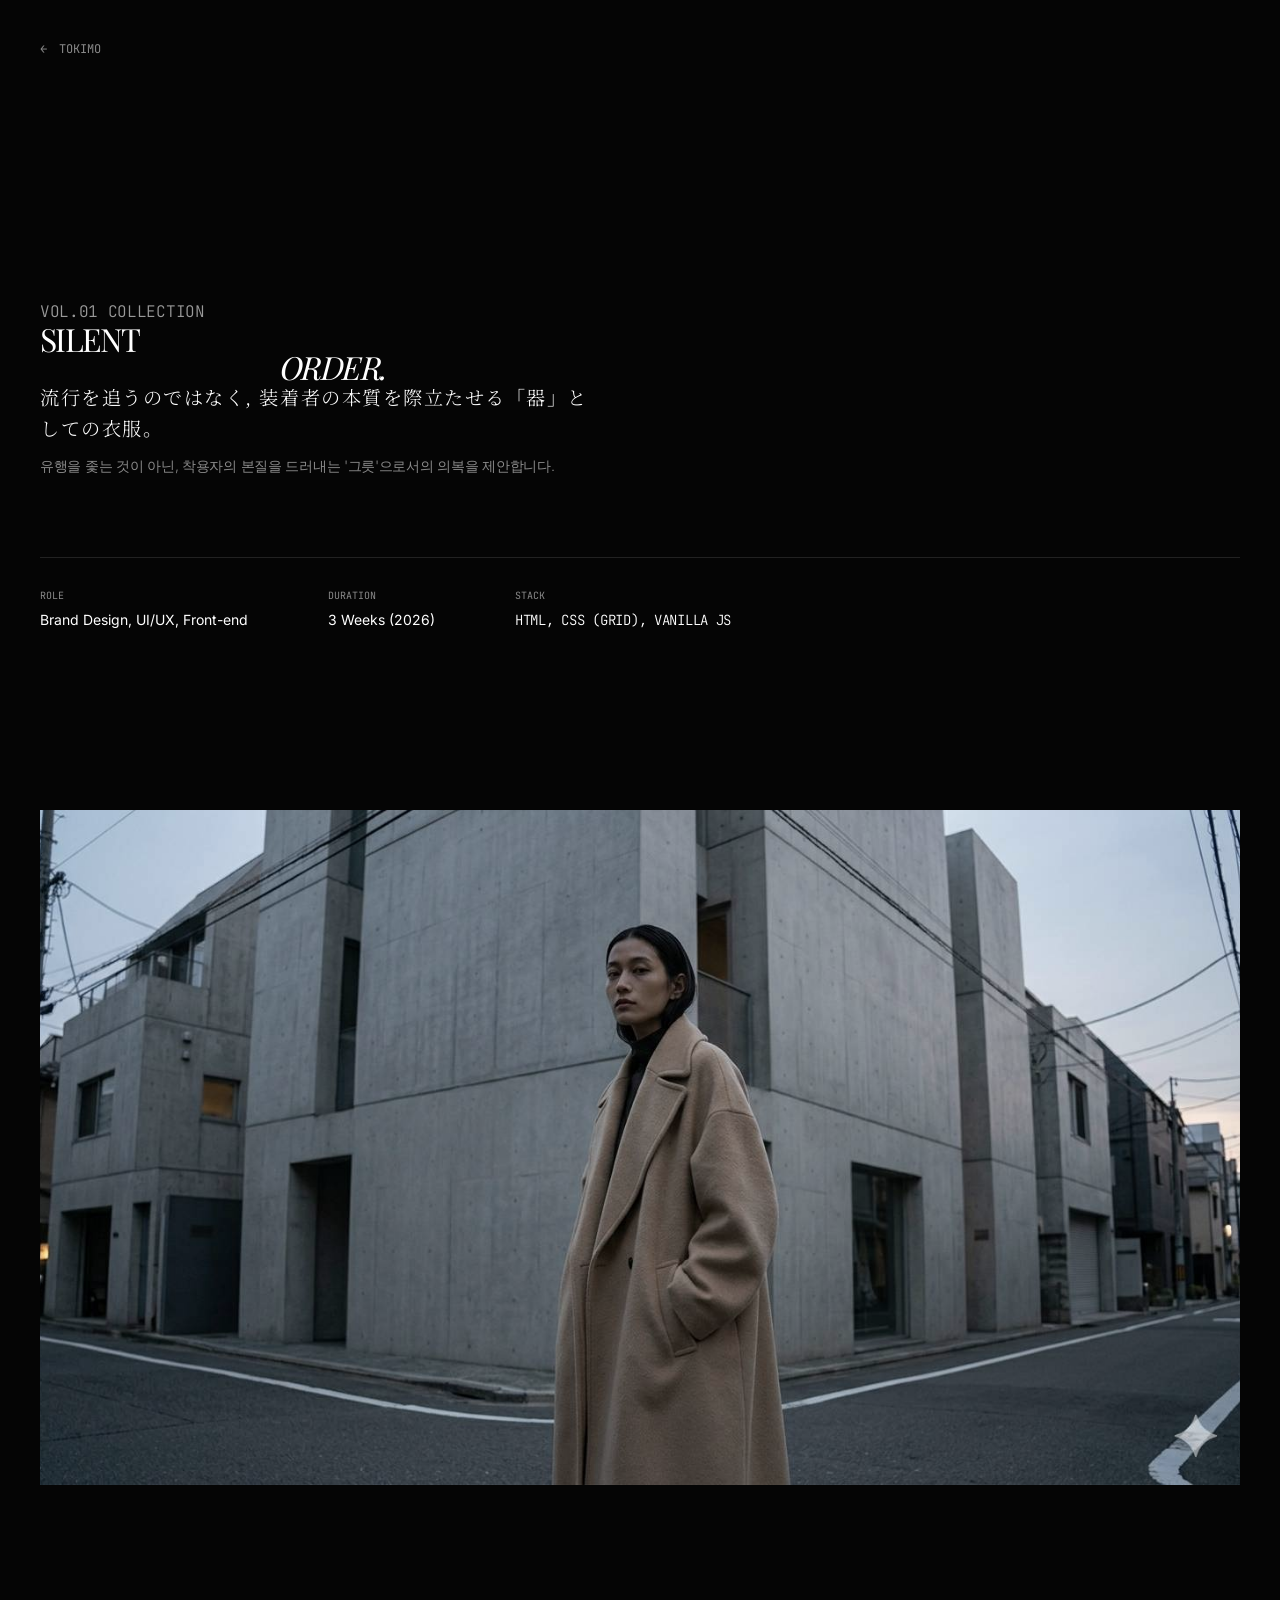
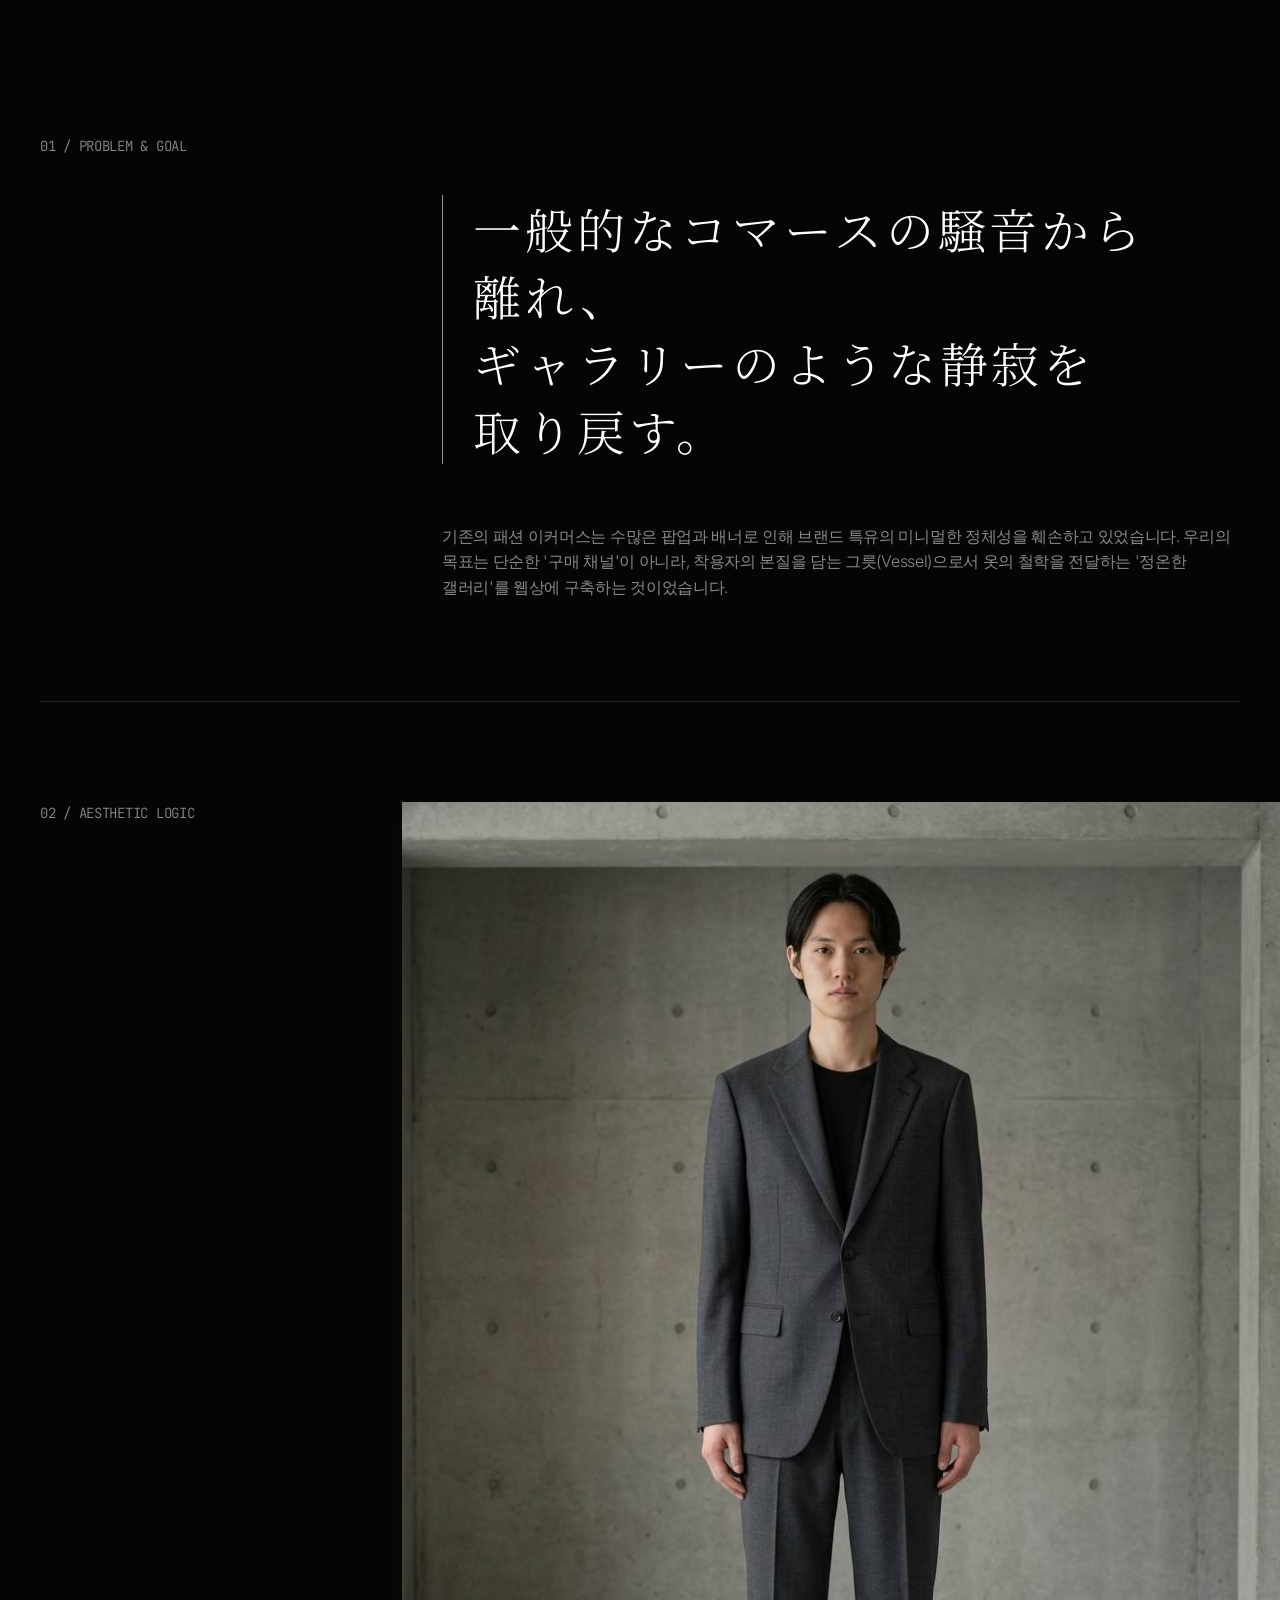
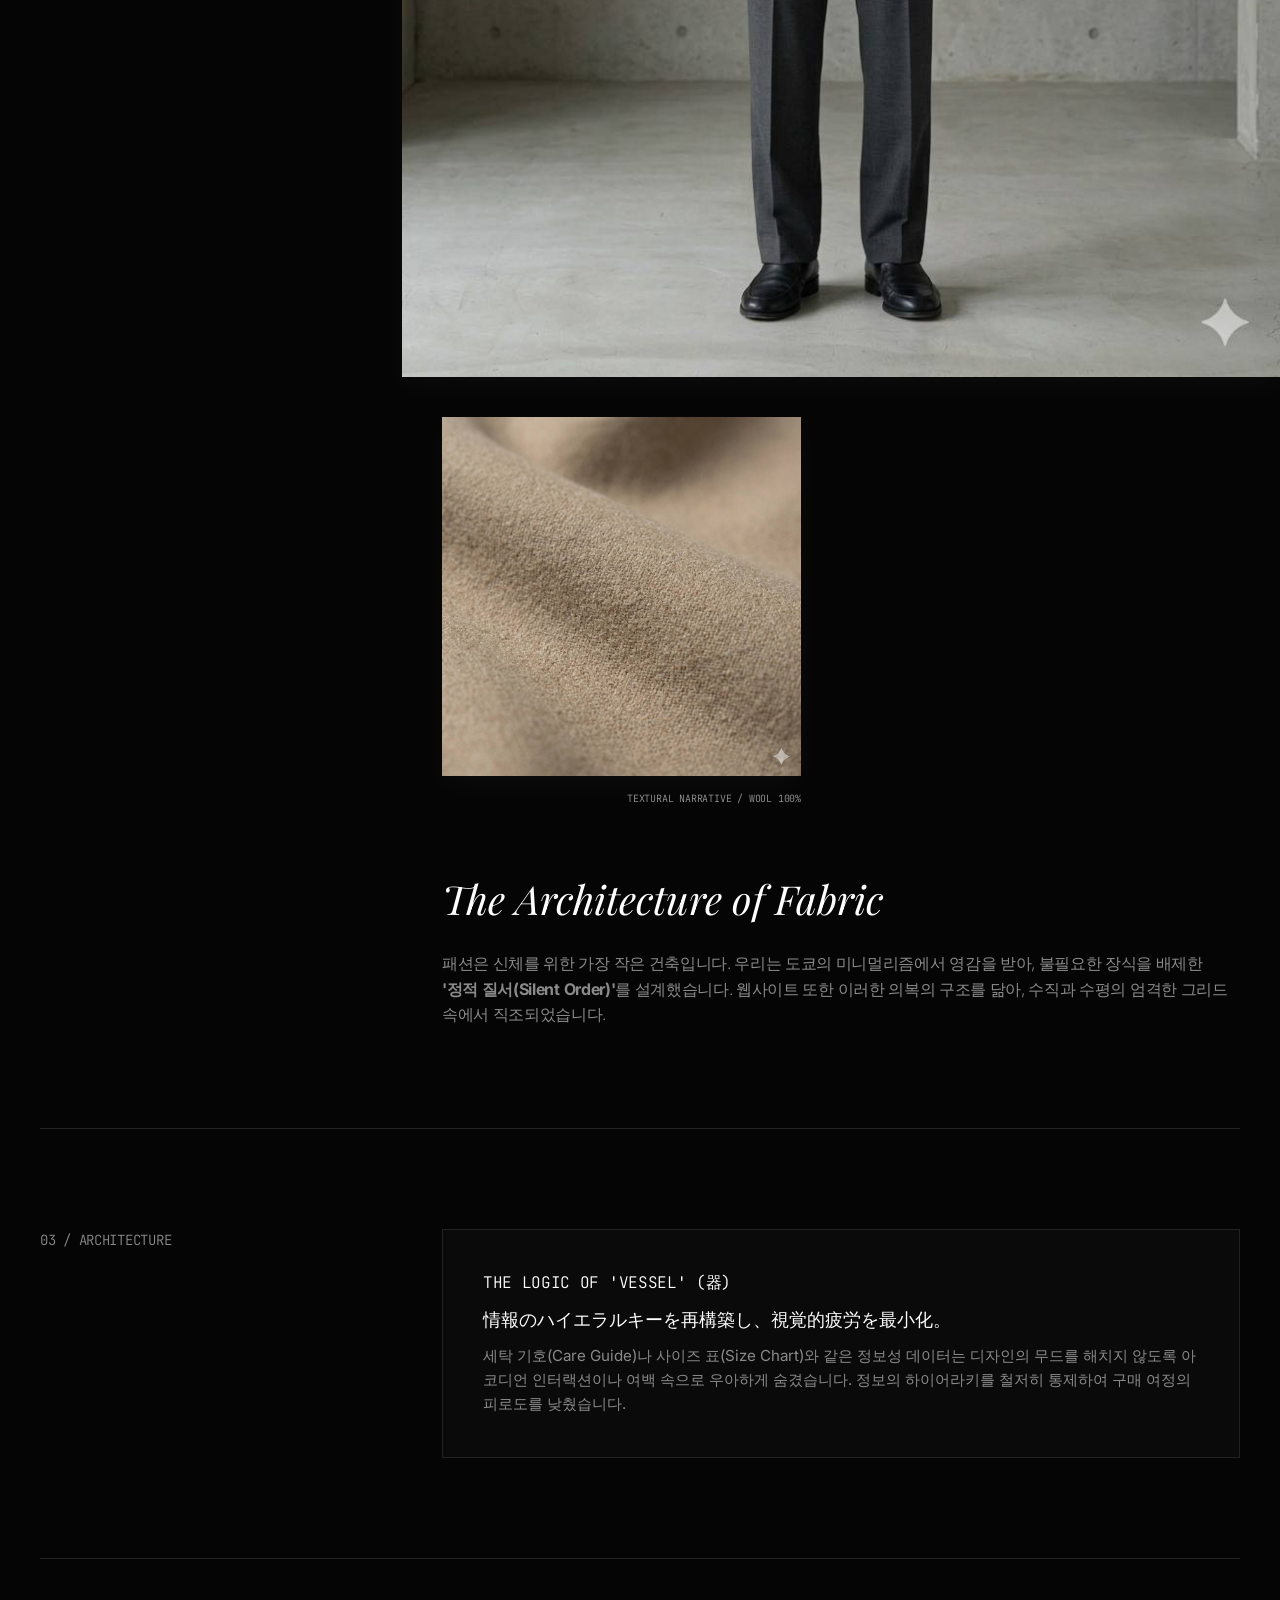
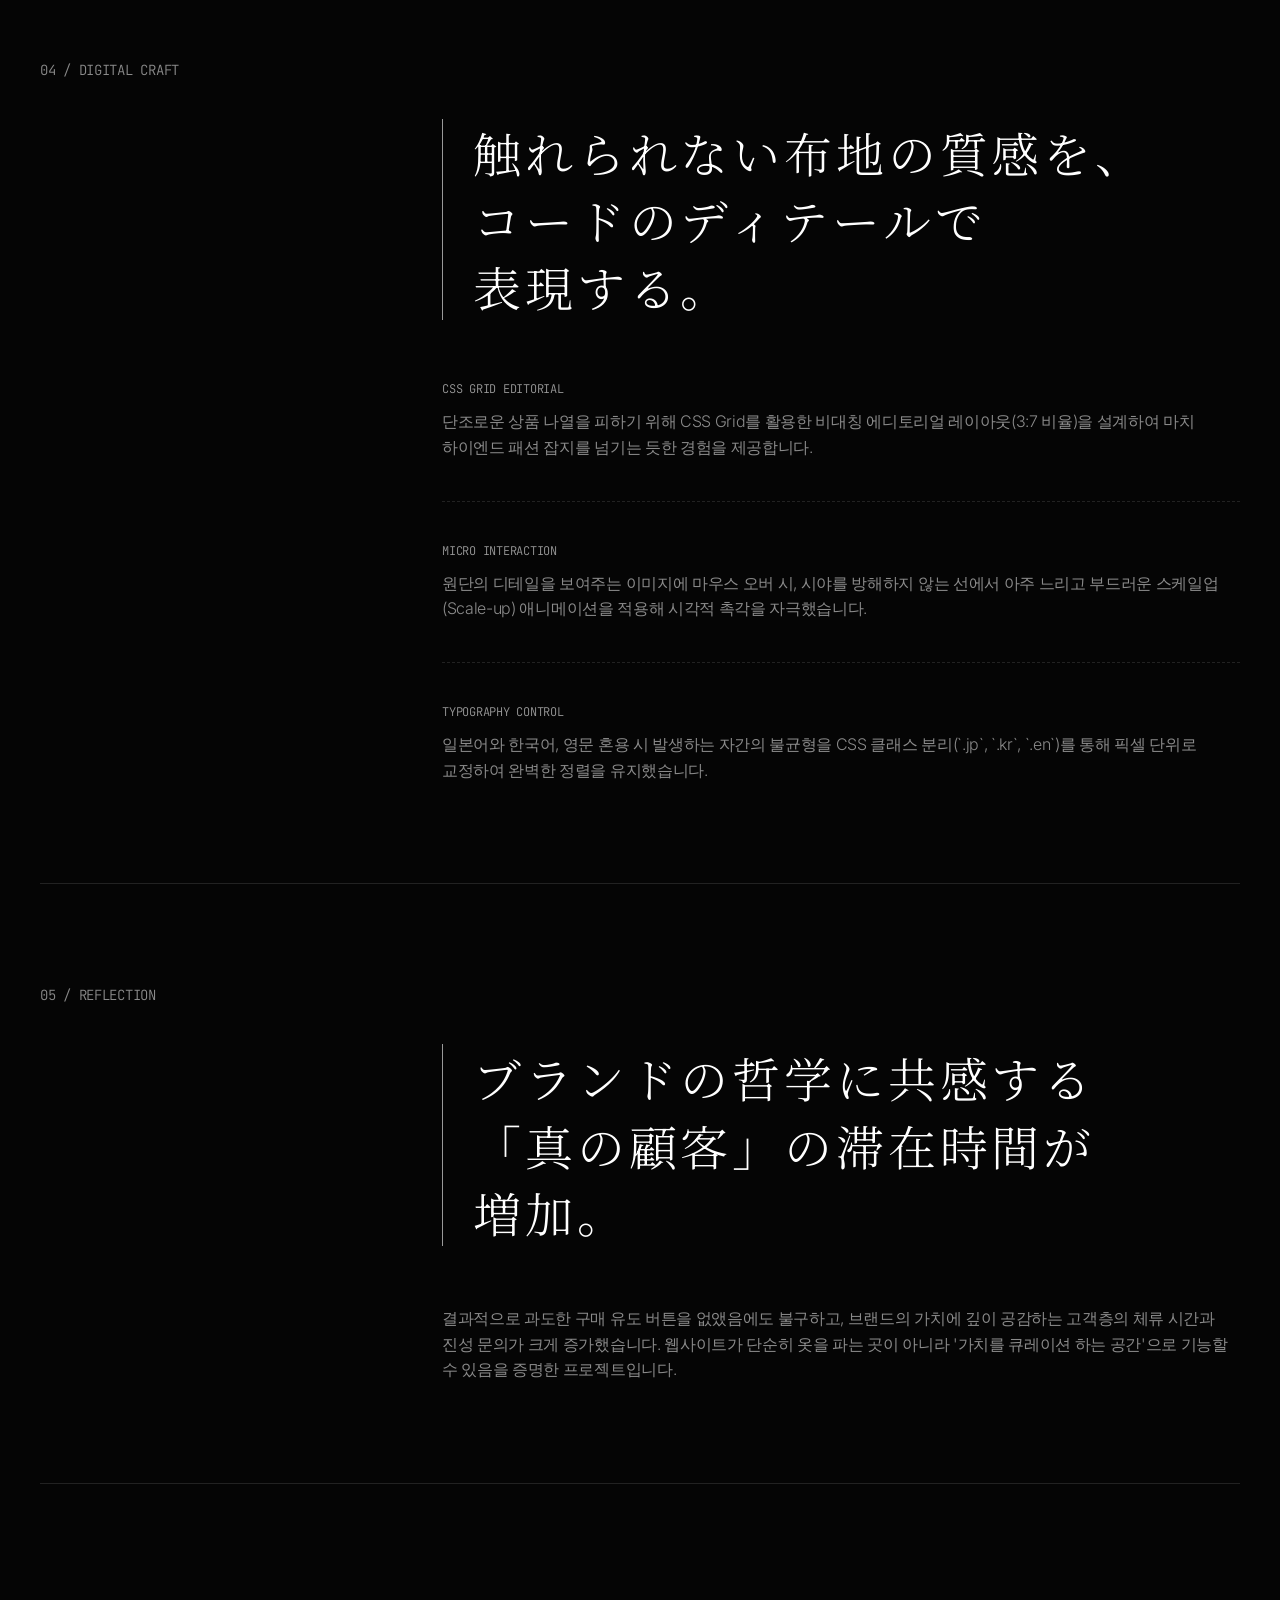
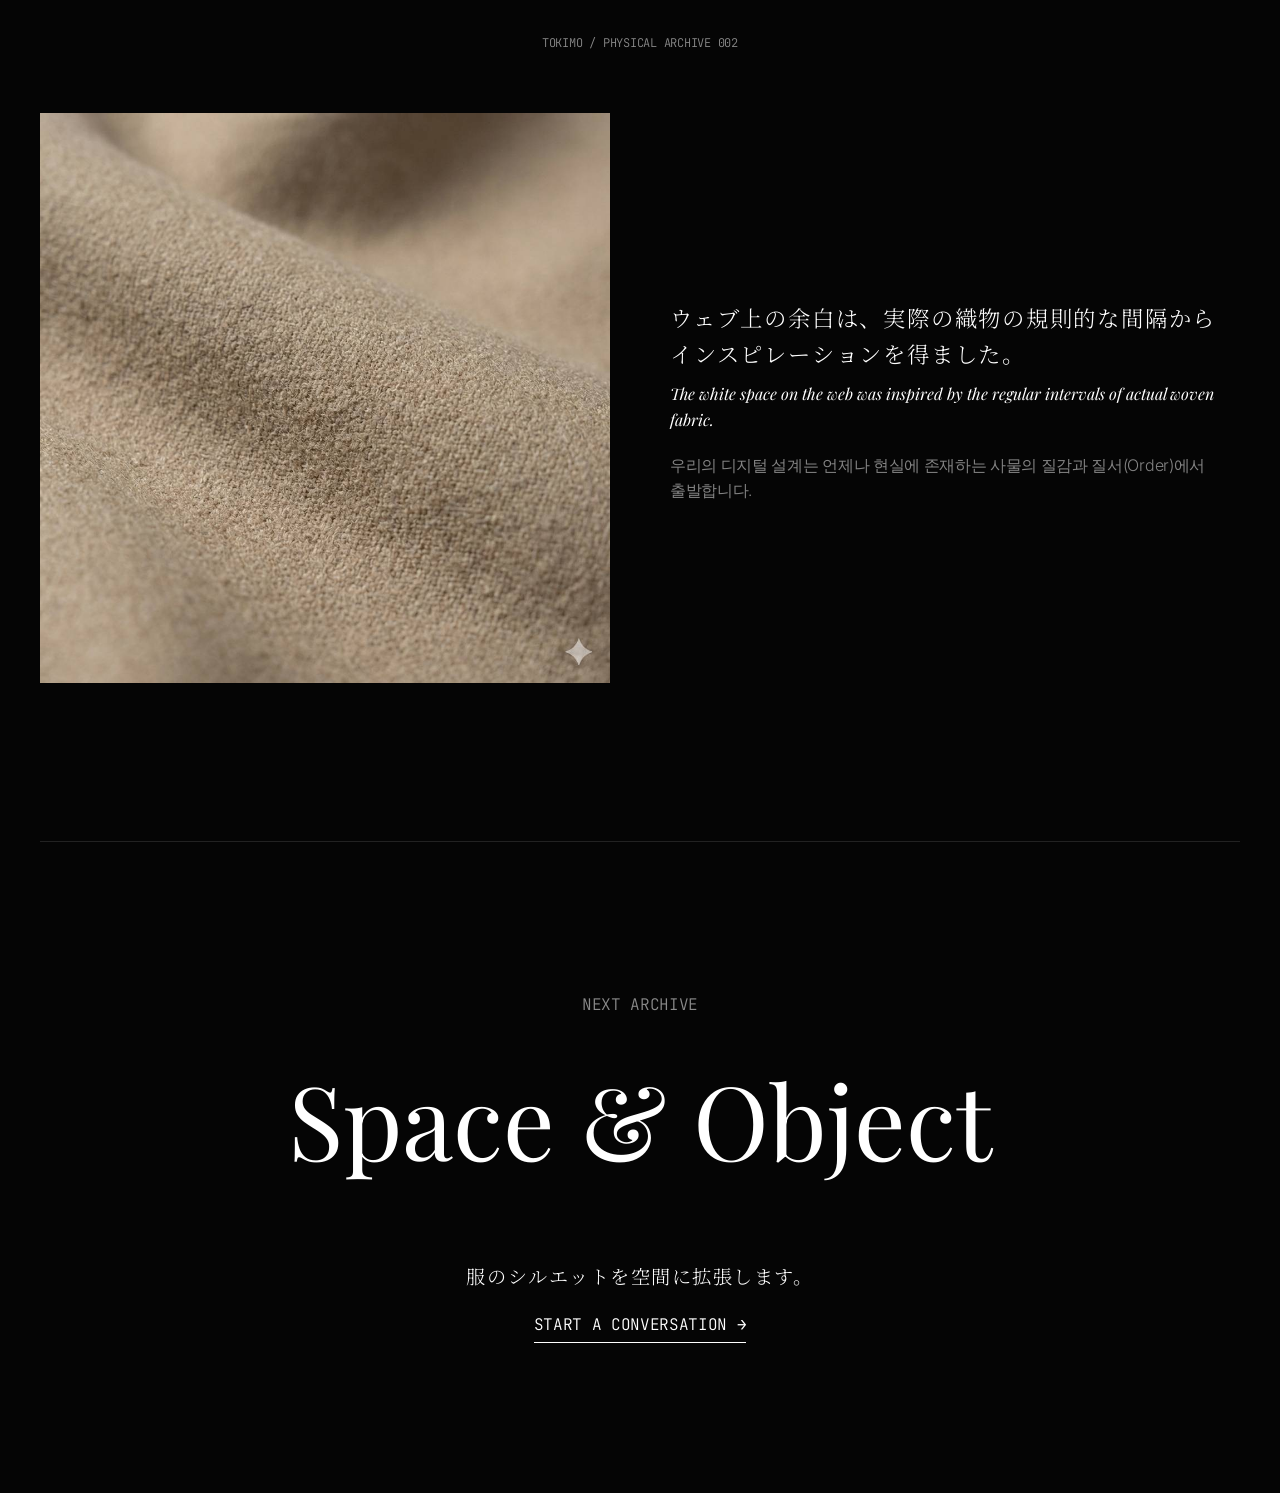
<file: work-detail-fashion.html>
<!DOCTYPE html>
<html lang="ko">
<head>
  <meta charset="UTF-8">
  <meta name="viewport" content="width=device-width, initial-scale=1.0">
  <title>Silent Order Curation | TOKIMO ARCHIVE</title>
  
  <link rel="preconnect" href="https://fonts.googleapis.com">
  <link rel="preconnect" href="https://fonts.gstatic.com" crossorigin>
  <link href="https://fonts.googleapis.com/css2?family=Inter:wght@300;400;500&family=JetBrains+Mono:wght@300;400&family=Noto+Serif+JP:wght@300;400;700&family=Playfair+Display:ital,wght@0,400;0,600;1,400&display=swap" rel="stylesheet">
  
  <link rel="stylesheet" href="css/work-fashion.css">
</head>
<body>

  <a href="index.html" class="back-btn">
    <span class="arrow">←</span> TOKIMO
  </a>

  <main class="case-study">
    
    <header class="cs-intro reveal">
      <div class="intro-inner">
        <span class="mono label" style="color: var(--accent-color);">Vol.01 Collection</span>
        <h1 class="project-title">
          <span class="en">Silent</span><br>
          <span class="en italic" style="padding-left: 20%;">Order.</span>
        </h1>
        <div class="project-desc-wrap">
          <p class="project-desc jp">
            流行を追うのではなく, 装着者の本質を際立たせる「器」としての衣服。<br>
            <span class="kr">유행을 좇는 것이 아닌, 착용자의 본질을 드러내는 '그릇'으로서의 의복을 제안합니다.</span>
          </p>
        </div>

        <div class="meta-grid">
          <div class="meta-item">
            <span class="meta-label">ROLE</span>
            <span class="meta-value">Brand Design, UI/UX, Front-end</span>
          </div>
          <div class="meta-item">
            <span class="meta-label">DURATION</span>
            <span class="meta-value">3 Weeks (2026)</span>
          </div>
          <div class="meta-item">
            <span class="meta-label">STACK</span>
            <span class="meta-value mono">HTML, CSS (Grid), Vanilla JS</span>
          </div>
        </div>
      </div>
    </header>

    <div class="hero-image reveal">
      <img src="images/fashion/main_look.png" alt="Silent Order Main Look">
    </div>

    <section class="cs-section cs-problem reveal">
      <div class="section-grid">
        <div class="col-title">
          <h2 class="section-heading mono">01 / Problem & Goal</h2>
        </div>
        <div class="col-content">
          <p class="text-main jp">一般的なコマースの騒音から離れ、<br>ギャラリーのような静寂を取り戻す。</p>
          <p class="text-sub kr mt-20">
            기존의 패션 이커머스는 수많은 팝업과 배너로 인해 브랜드 특유의 미니멀한 정체성을 훼손하고 있었습니다. 우리의 목표는 단순한 '구매 채널'이 아니라, 착용자의 본질을 담는 그릇(Vessel)으로서 옷의 철학을 전달하는 '정온한 갤러리'를 웹상에 구축하는 것이었습니다.
          </p>
        </div>
      </div>
    </section>

    <section class="cs-section cs-concept reveal">
      <div class="section-grid">
        <div class="col-title">
          <h2 class="section-heading mono">02 / Aesthetic Logic</h2>
        </div>
        <div class="col-content editorial-layout">
          <div class="concept-images">
            <div class="img-large">
              <img src="images/fashion/silhouette.png" alt="Silhouette">
            </div>
            <div class="img-small-aside mt-40">
              <img src="images/fashion/fabric_detail.png" alt="Fabric Detail">
              <p class="caption mono">Textural Narrative / Wool 100%</p>
            </div>
          </div>
          
          <div class="concept-text mt-60">
            <h3 class="en italic mb-20" style="font-size: 2.5rem;">The Architecture of Fabric</h3>
            <p class="text-sub kr">
              패션은 신체를 위한 가장 작은 건축입니다. 우리는 도쿄의 미니멀리즘에서 영감을 받아, 불필요한 장식을 배제한 <strong>'정적 질서(Silent Order)'</strong>를 설계했습니다. 웹사이트 또한 이러한 의복의 구조를 닮아, 수직과 수평의 엄격한 그리드 속에서 직조되었습니다.
            </p>
          </div>
        </div>
      </div>
    </section>

    <section class="cs-section cs-architecture reveal">
      <div class="section-grid">
        <div class="col-title">
          <h2 class="section-heading mono">03 / Architecture</h2>
        </div>
        <div class="col-content">
          <div class="arch-box">
            <h4 class="mono mb-10">THE LOGIC OF 'VESSEL' (器)</h4>
            <p class="jp-sub">情報のハイエラルキーを再構築し、視覚的疲労を最小化。</p>
            <p class="kr-sub mt-10">
              세탁 기호(Care Guide)나 사이즈 표(Size Chart)와 같은 정보성 데이터는 디자인의 무드를 해치지 않도록 아코디언 인터랙션이나 여백 속으로 우아하게 숨겼습니다. 정보의 하이어라키를 철저히 통제하여 구매 여정의 피로도를 낮췄습니다.
            </p>
          </div>
        </div>
      </div>
    </section>

    <section class="cs-section cs-craft reveal">
      <div class="section-grid">
        <div class="col-title">
          <h2 class="section-heading mono">04 / Digital Craft</h2>
        </div>
        <div class="col-content">
          <p class="text-main jp mb-20">触れられない布地の質感を、<br>コードのディテールで表現する。</p>
          
          <ul class="tech-list">
            <li>
              <span class="mono tech-label">CSS GRID EDITORIAL</span>
              <span class="tech-desc kr">단조로운 상품 나열을 피하기 위해 CSS Grid를 활용한 비대칭 에디토리얼 레이아웃(3:7 비율)을 설계하여 마치 하이엔드 패션 잡지를 넘기는 듯한 경험을 제공합니다.</span>
            </li>
            <li>
              <span class="mono tech-label">MICRO INTERACTION</span>
              <span class="tech-desc kr">원단의 디테일을 보여주는 이미지에 마우스 오버 시, 시야를 방해하지 않는 선에서 아주 느리고 부드러운 스케일업(Scale-up) 애니메이션을 적용해 시각적 촉각을 자극했습니다.</span>
            </li>
            <li>
              <span class="mono tech-label">TYPOGRAPHY CONTROL</span>
              <span class="tech-desc kr">일본어와 한국어, 영문 혼용 시 발생하는 자간의 불균형을 CSS 클래스 분리(`.jp`, `.kr`, `.en`)를 통해 픽셀 단위로 교정하여 완벽한 정렬을 유지했습니다.</span>
            </li>
          </ul>
        </div>
      </div>
    </section>

    <section class="cs-section cs-result reveal">
      <div class="section-grid">
        <div class="col-title">
          <h2 class="section-heading mono">05 / Reflection</h2>
        </div>
        <div class="col-content">
          <p class="text-main jp">ブランドの哲学に共感する「真の顧客」の滞在時間が増加。</p>
          <p class="text-sub kr mt-20">
            결과적으로 과도한 구매 유도 버튼을 없앴음에도 불구하고, 브랜드의 가치에 깊이 공감하는 고객층의 체류 시간과 진성 문의가 크게 증가했습니다. 웹사이트가 단순히 옷을 파는 곳이 아니라 '가치를 큐레이션 하는 공간'으로 기능할 수 있음을 증명한 프로젝트입니다.
          </p>
        </div>
      </div>
    </section>

    <section class="cs-archive reveal">
      <div class="archive-inner">
        <h2 class="archive-title mono">TOKIMO / PHYSICAL ARCHIVE 002</h2>
        <div class="archive-content">
          <div class="archive-image">
            <img src="images/fashion/fabric_detail.png" alt="Wool Texture">
          </div>
          <div class="archive-caption">
            <p class="jp">ウェブ上の余白は、実際の織物の規則的な間隔からインスピレーションを得ました。</p>
            <p class="en italic mt-10">The white space on the web was inspired by the regular intervals of actual woven fabric.</p>
            <p class="kr mt-20">우리의 디지털 설계는 언제나 현실에 존재하는 사물의 질감과 질서(Order)에서 출발합니다.</p>
          </div>
        </div>
      </div>
    </section>

    <section class="cs-cta reveal">
      <a href="work-detail-furniture.html" class="next-project">
        <span class="mono label">NEXT ARCHIVE</span>
        <h2 class="en">Space & Object</h2>
      </a>
      
      <div class="soft-cta mt-60">
        <p class="jp">服のシルエットを空間に拡張します。</p>
        <a href="connect.html" class="contact-link mono">Start a Conversation →</a>
      </div>
    </section>

  </main>

  <script src="js/fashion.js"></script>
</body>
</html>
</file>
<file: css/work-fashion.css>
/* ============================================================
   TOKIMO ARCHIVE - FASHION CASE STUDY (DARK THEME)
   File: css/work-detail.css
   Style: Silent Order / Monochrome / Editorial
============================================================ */

/* 00. Reset & Variables */
:root {
  /* Colors: 패션 프로젝트 특유의 깊은 블랙과 대비감 */
  --bg-color: #050505;
  --text-main: #ffffff;
  --text-sub: #8a8a8a;
  --border-color: #222222;
  --accent-color: #999;

  /* Fonts */
  --font-en: 'Inter', sans-serif;
  --font-en-serif: 'Playfair Display', serif;
  --font-jp: 'Noto Serif JP', serif; 
  --font-kr: 'Inter', sans-serif; 
  --font-mono: 'JetBrains Mono', monospace; 
}

* {
  margin: 0; padding: 0; box-sizing: border-box;
}

body {
  background-color: var(--bg-color);
  color: var(--text-main);
  font-family: var(--font-kr);
  -webkit-font-smoothing: antialiased;
  -moz-osx-font-smoothing: grayscale;
  line-height: 1.6;
  overflow-x: hidden;
}

/* Typography Classes */
.en { font-family: var(--font-en-serif); font-weight: 400; }
.italic { font-style: italic; }
.jp { font-family: var(--font-jp); font-weight: 300; letter-spacing: 0.08em; word-break: auto-phrase; }
.kr { font-family: var(--font-kr); font-weight: 300; letter-spacing: -0.02em; word-break: keep-all; }
.mono { font-family: var(--font-mono); font-weight: 300; letter-spacing: -0.02em; text-transform: uppercase; }

/* Utility */
.text-main { font-size: clamp(1.5rem, 3vw, 2rem); line-height: 1.4; }
.text-sub { font-size: 1rem; color: var(--text-sub); }
.mt-10 { margin-top: 10px; }
.mt-20 { margin-top: 20px; }
.mt-40 { margin-top: 40px; }
.mt-60 { margin-top: 60px; }
.mb-10 { margin-bottom: 10px; }
.mb-20 { margin-bottom: 20px; }

/* 01. Back Button */
.back-btn {
  position: fixed;
  top: 40px;
  left: 40px;
  font-family: var(--font-mono);
  font-size: 12px;
  color: var(--text-sub);
  text-decoration: none;
  z-index: 100;
  transition: color 0.3s ease;
}
.back-btn:hover { color: var(--text-main); }
.back-btn .arrow { margin-right: 5px; }

/* 02. Layout / Case Study Container */
.case-study {
  max-width: 1400px;
  margin: 0 auto;
  padding: 0 40px;
}

/* 03. Intro Section */
.cs-intro {
  min-height: 90vh;
  display: flex;
  flex-direction: column;
  justify-content: center;
  padding-top: 120px;
}
.project-title {
  font-family: var(--font-en-serif);
  font-weight: 400;
  text-transform: uppercase;
  letter-spacing: -0.05em;
  line-height: 0.9;
}
.project-desc {
  max-width: 600px;
  font-size: 1.2rem;
  margin-bottom: 80px;
  color: var(--text-main);
}
.project-desc .kr { display: block; margin-top: 10px; font-size: 0.9rem; color: var(--text-sub); }

.meta-grid {
  display: flex;
  gap: 80px;
  border-top: 1px solid var(--border-color);
  padding-top: 30px;
}
.meta-item { display: flex; flex-direction: column; }
.meta-label { font-family: var(--font-mono); font-size: 10px; color: var(--text-sub); margin-bottom: 5px; }
.meta-value { font-size: 14px; color: var(--text-main); }

/* 04. Hero Image */
.hero-image {
  width: 100%;
  aspect-ratio: 16 / 9;
  margin-bottom: 150px;
  overflow: hidden;
}
.hero-image img {
  width: 100%;
  height: 100%;
  object-fit: cover;
  filter: grayscale(20%); /* 패션 무드를 위한 미세한 채도 저하 */
}

/* 05. Standard Section Grid */
.cs-section {
  padding: 100px 0;
  border-bottom: 1px solid var(--border-color);
}
.section-grid {
  display: grid;
  grid-template-columns: 3fr 7fr;
  gap: 60px;
}
.section-heading {
  font-size: 14px;
  color: var(--text-sub);
  position: sticky;
  top: 120px;
}

/* 06. Section Specifics */
/* Concept Images */
.concept-images img {
  width: 100%;
  height: auto;
  display: block;
  box-shadow: 0 10px 30px rgba(255,255,255,0.03);
}

/* Architecture Box */
.arch-box {
  padding: 40px;
  border: 1px solid var(--border-color);
  background-color: #0a0a0a;
}
.jp-sub { font-size: 1.1rem; color: var(--text-main); }
.kr-sub { font-size: 0.95rem; color: var(--text-sub); }

/* Digital Craft List */
.tech-list { list-style: none; }
.tech-list li { margin-bottom: 40px; padding-bottom: 40px; border-bottom: 1px dashed var(--border-color); }
.tech-list li:last-child { margin-bottom: 0; padding-bottom: 0; border-bottom: none; }
.tech-label { display: block; font-size: 12px; color: var(--accent-color); margin-bottom: 10px; }
.tech-desc { font-size: 1rem; color: var(--text-sub); }

/* 07. Physical Archive (Image & Caption) */
.cs-archive {
  padding: 150px 0;
  border-bottom: 1px solid var(--border-color);
}
.archive-title {
  font-size: 12px;
  color: var(--text-sub);
  margin-bottom: 60px;
  text-align: center;
}
.archive-content {
  display: grid;
  grid-template-columns: 5fr 5fr;
  gap: 60px;
  align-items: center;
}
.archive-image img { width: 100%; height: auto; }
.archive-caption .jp { color: #fff; font-size: 1.4rem; }
.archive-caption .kr { color: rgba(255,255,255,0.5); }

/* 08. Soft CTA Section */
.cs-cta {
  padding: 150px 0;
  text-align: center;
}
.next-project {
  display: inline-block;
  text-decoration: none;
  transition: opacity 0.3s ease;
}
.next-project:hover { opacity: 0.5; }
.next-project .label { display: block; margin-bottom: 20px; color: var(--text-sub); }
.next-project h2 { font-size: clamp(3rem, 8vw, 7rem); color: var(--text-main); }

.soft-cta .jp { font-size: 1.2rem; margin-bottom: 20px; }
.contact-link {
  display: inline-block;
  color: var(--text-main);
  text-decoration: none;
  border-bottom: 1px solid var(--text-main);
  padding-bottom: 5px;
  transition: color 0.3s, border-color 0.3s;
}
.contact-link:hover { color: var(--text-sub); border-color: var(--text-sub); }

/* 09. Animation Classes (JS 연동) */
.reveal {
  opacity: 0;
  transform: translateY(40px);
  transition: all 1.2s cubic-bezier(0.25, 0.46, 0.45, 0.94);
}
.reveal.active {
  opacity: 1;
  transform: translateY(0);
}

/*  */
/* 에디토리얼 레이아웃 (비대칭 그리드) */
.editorial-layout {
  display: flex;
  flex-direction: column;
}

.img-large {
  width: 110%; /* 화면 밖으로 살짝 나가는 느낌 */
  margin-left: -5%;
}


.img-small-aside {
  width: 45%;
  align-self: flex-end; /* 오른쪽 정렬 */
  position: relative;
}

.caption {
  font-size: 10px;
  color: var(--accent-color);
  margin-top: 15px;
  text-align: right;
}

/* 텍스트 쿼트(인용구) 추가 - 패션 페이지의 핵심 */
.text-main.jp {
  font-size: clamp(1.8rem, 4vw, 3rem);
  font-family: var(--font-jp);
  border-left: 1px solid var(--accent-color);
  padding-left: 30px;
  margin: 60px 0;
}

/* Responsive */
@media (max-width: 768px) {
  .section-grid, .archive-content { grid-template-columns: 1fr; gap: 30px; }
  .section-heading { position: relative; top: 0; margin-bottom: 20px; }
  .meta-grid { flex-direction: column; gap: 30px; }
  .case-study { padding: 0 20px; }
}
</file>
